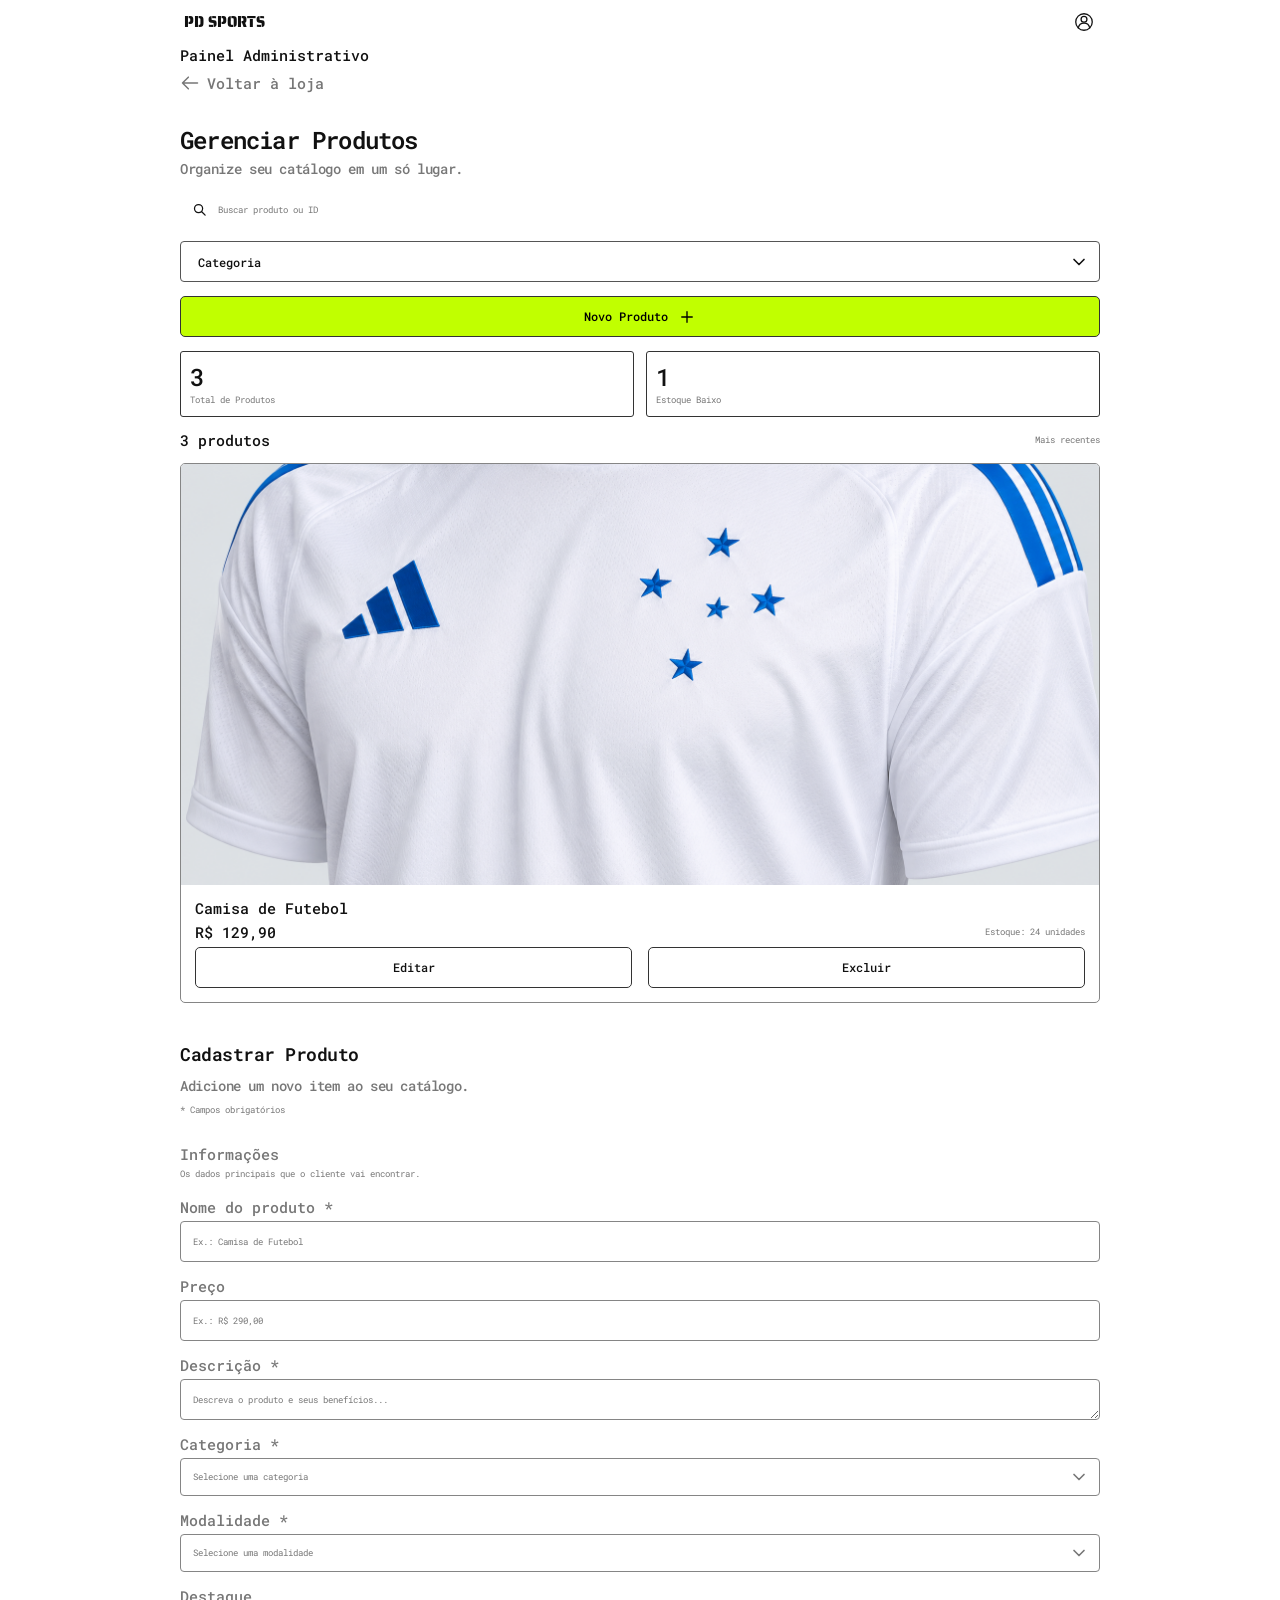
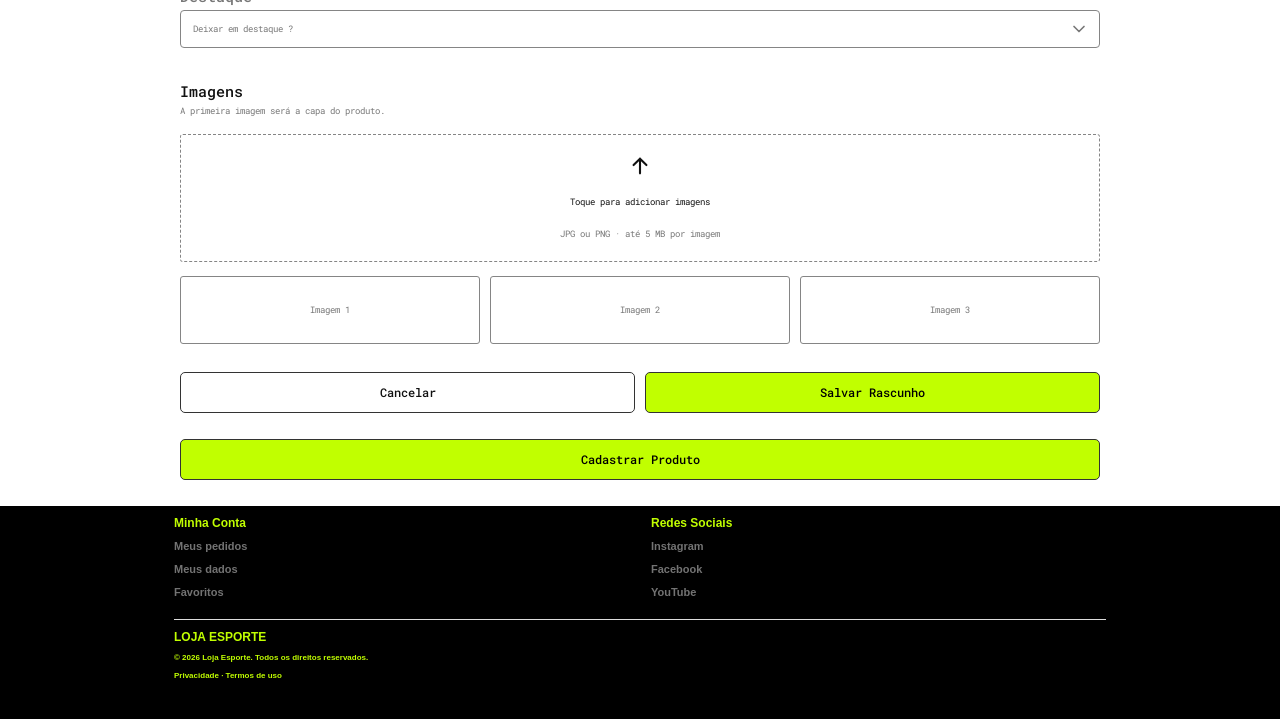
<file: administrativo.html>
<!DOCTYPE html>
<html lang="pt-BR">
<head>
  <meta charset="UTF-8">
  <meta name="viewport" content="width=device-width, initial-scale=1">
  <meta name="description" content="Painel administrativo da PD SPORTS para organizar e cadastrar produtos.">
  <title>Gerenciar Produtos | PD SPORTS</title>
  <link rel="preconnect" href="https://fonts.googleapis.com">
  <link rel="preconnect" href="https://fonts.gstatic.com" crossorigin>
  <link href="https://fonts.googleapis.com/css2?family=Roboto+Mono:wght@400;500;600;700&family=Saira+Stencil+One&display=swap" rel="stylesheet">
  <link rel="stylesheet" href="styles/administrativo.css">
</head>
<body>
  <a class="skip-link" href="#conteudo">Pular para o conteúdo</a>

  <header class="admin-header">
    <div class="admin-header__top">
      <a class="brand-logo" href="index.html" aria-label="PD SPORTS — voltar à loja">PD SPORTS</a>
      <button class="account-button" type="button" aria-label="Minha conta">
        <svg viewBox="0 0 24 24" aria-hidden="true">
          <circle cx="12" cy="12" r="9"></circle>
          <circle cx="12" cy="9" r="3.2"></circle>
          <path d="M5.8 18.3a6.3 6.3 0 0 1 12.4 0"></path>
        </svg>
      </button>
    </div>
    <p class="admin-header__title">Painel Administrativo</p>
    <a class="back-link" href="index.html">
      <svg viewBox="0 0 24 24" aria-hidden="true"><path d="m10 5-7 7 7 7M3 12h18"></path></svg>
      Voltar à loja
    </a>
  </header>

  <main id="conteudo" class="admin-main">
    <section class="product-management" aria-labelledby="management-title">
      <header class="section-heading">
        <h1 id="management-title">Gerenciar Produtos</h1>
        <p>Organize seu catálogo em um só lugar.</p>
      </header>

      <form class="catalog-filters" role="search">
        <div class="catalog-search">
          <svg viewBox="0 0 24 24" aria-hidden="true"><circle cx="10.5" cy="10.5" r="6.5"></circle><path d="m16 16 5 5"></path></svg>
          <label class="visually-hidden" for="product-search">Buscar produto ou ID</label>
          <input id="product-search" name="busca" type="search" placeholder="Buscar produto ou ID">
        </div>
        <label class="visually-hidden" for="category-filter">Filtrar por categoria</label>
        <select class="category-filter" id="category-filter" name="categoria">
          <option value="">Categoria</option>
          <option value="camisas">Camisas</option>
          <option value="shorts">Shorts</option>
          <option value="calcados">Calçados</option>
          <option value="acessorios">Acessórios</option>
        </select>
      </form>

      <a class="button button--primary new-product-link" href="#cadastro-produto">
        Novo Produto
        <svg viewBox="0 0 24 24" aria-hidden="true"><path d="M12 5v14M5 12h14"></path></svg>
      </a>

      <dl class="catalog-statistics" aria-label="Resumo do catálogo">
        <div class="statistic-card">
          <dt>Total de Produtos</dt>
          <dd>3</dd>
        </div>
        <div class="statistic-card">
          <dt>Estoque Baixo</dt>
          <dd>1</dd>
        </div>
      </dl>

      <header class="catalog-results">
        <h2>3 produtos</h2>
        <p>Mais recentes</p>
      </header>

      <ul class="product-list">
        <li>
          <article class="product-card" aria-labelledby="product-title">
            <img class="product-card__image" src="assets/images/camisa-futebol-admin.png" alt="Camisa de futebol branca com detalhes azuis nos ombros e cinco estrelas no peito" width="680" height="310">
            <div class="product-card__content">
              <h3 id="product-title">Camisa de Futebol</h3>
              <div class="product-card__details">
                <p class="product-card__price">R$ 129,90</p>
                <p class="product-card__stock">Estoque: 24 unidades</p>
              </div>
              <div class="product-card__actions">
                <a class="button button--outline" href="#nome-produto">Editar</a>
                <button class="button button--outline" type="button">Excluir</button>
              </div>
            </div>
          </article>
        </li>
      </ul>
    </section>

    <section class="product-registration" id="cadastro-produto" aria-labelledby="registration-title">
      <header class="registration-heading">
        <h2 id="registration-title">Cadastrar Produto</h2>
        <p>Adicione um novo item ao seu catálogo.</p>
        <small>* Campos obrigatórios</small>
      </header>

      <form class="product-form">
        <fieldset class="product-information">
          <legend>Informações</legend>
          <p class="fieldset-description">Os dados principais que o cliente vai encontrar.</p>

          <div class="form-fields">
            <div class="form-field">
              <label for="nome-produto">Nome do produto <span aria-hidden="true">*</span></label>
              <input id="nome-produto" name="nome" type="text" placeholder="Ex.: Camisa de Futebol" required>
            </div>

            <div class="form-field">
              <label for="preco-produto">Preço</label>
              <input id="preco-produto" name="preco" type="text" inputmode="decimal" placeholder="Ex.: R$ 290,00">
            </div>

            <div class="form-field">
              <label for="descricao-produto">Descrição <span aria-hidden="true">*</span></label>
              <textarea id="descricao-produto" name="descricao" rows="1" placeholder="Descreva o produto e seus benefícios..." required></textarea>
            </div>

            <div class="form-field">
              <label for="categoria-produto">Categoria <span aria-hidden="true">*</span></label>
              <select id="categoria-produto" name="categoria" required>
                <option value="" disabled selected>Selecione uma categoria</option>
                <option value="camisas">Camisas</option>
                <option value="shorts">Shorts</option>
                <option value="calcados">Calçados</option>
                <option value="acessorios">Acessórios</option>
              </select>
            </div>

            <div class="form-field">
              <label for="modalidade-produto">Modalidade <span aria-hidden="true">*</span></label>
              <select id="modalidade-produto" name="modalidade" required>
                <option value="" disabled selected>Selecione uma modalidade</option>
                <option value="futebol">Futebol</option>
                <option value="corrida">Corrida</option>
                <option value="treino">Treino</option>
                <option value="basquete">Basquete</option>
              </select>
            </div>

            <div class="form-field">
              <label for="destaque-produto">Destaque</label>
              <select id="destaque-produto" name="destaque">
                <option value="" disabled selected>Deixar em destaque ?</option>
                <option value="sim">Sim</option>
                <option value="nao">Não</option>
              </select>
            </div>
          </div>
        </fieldset>

        <fieldset class="product-images">
          <legend>Imagens</legend>
          <p class="fieldset-description" id="image-order-help">A primeira imagem será a capa do produto.</p>

          <label class="image-upload" for="imagens-produto">
            <svg viewBox="0 0 24 24" aria-hidden="true"><path d="M12 20V4m-7 7 7-7 7 7"></path></svg>
            <span>Toque para adicionar imagens</span>
            <small id="image-format-help">JPG ou PNG · até 5 MB por imagem</small>
            <input id="imagens-produto" name="imagens" type="file" accept=".jpg,.jpeg,.png,image/jpeg,image/png" multiple aria-describedby="image-order-help image-format-help">
          </label>

          <ol class="image-placeholders" aria-label="Espaços reservados para as imagens dos produtos">
            <li>Imagem 1</li>
            <li>Imagem 2</li>
            <li>Imagem 3</li>
          </ol>
        </fieldset>

        <div class="form-actions">
          <button class="button button--outline" type="reset">Cancelar</button>
          <button class="button button--primary" type="button">Salvar Rascunho</button>
        </div>
        <button class="button button--primary register-button" type="button">Cadastrar Produto</button>
      </form>
    </section>
  </main>

  <footer class="site-footer">
    <div class="site-footer__content">
      <nav class="footer-navigation" aria-label="Links do rodapé">
        <section aria-labelledby="account-title">
          <h2 id="account-title">Minha Conta</h2>
          <ul>
            <li><button type="button">Meus pedidos</button></li>
            <li><button type="button">Meus dados</button></li>
            <li><button type="button">Favoritos</button></li>
          </ul>
        </section>
        <section aria-labelledby="social-title">
          <h2 id="social-title">Redes Sociais</h2>
          <ul>
            <li><button type="button">Instagram</button></li>
            <li><button type="button">Facebook</button></li>
            <li><button type="button">YouTube</button></li>
          </ul>
        </section>
      </nav>
      <section class="footer-legal" aria-labelledby="store-title">
        <h2 id="store-title">LOJA ESPORTE</h2>
        <p>© 2026 Loja Esporte. Todos os direitos reservados.</p>
        <nav aria-label="Informações legais">
          <button type="button">Privacidade</button>
          <span aria-hidden="true"> · </span>
          <button type="button">Termos de uso</button>
        </nav>
      </section>
    </div>
  </footer>
</body>
</html>
</file>
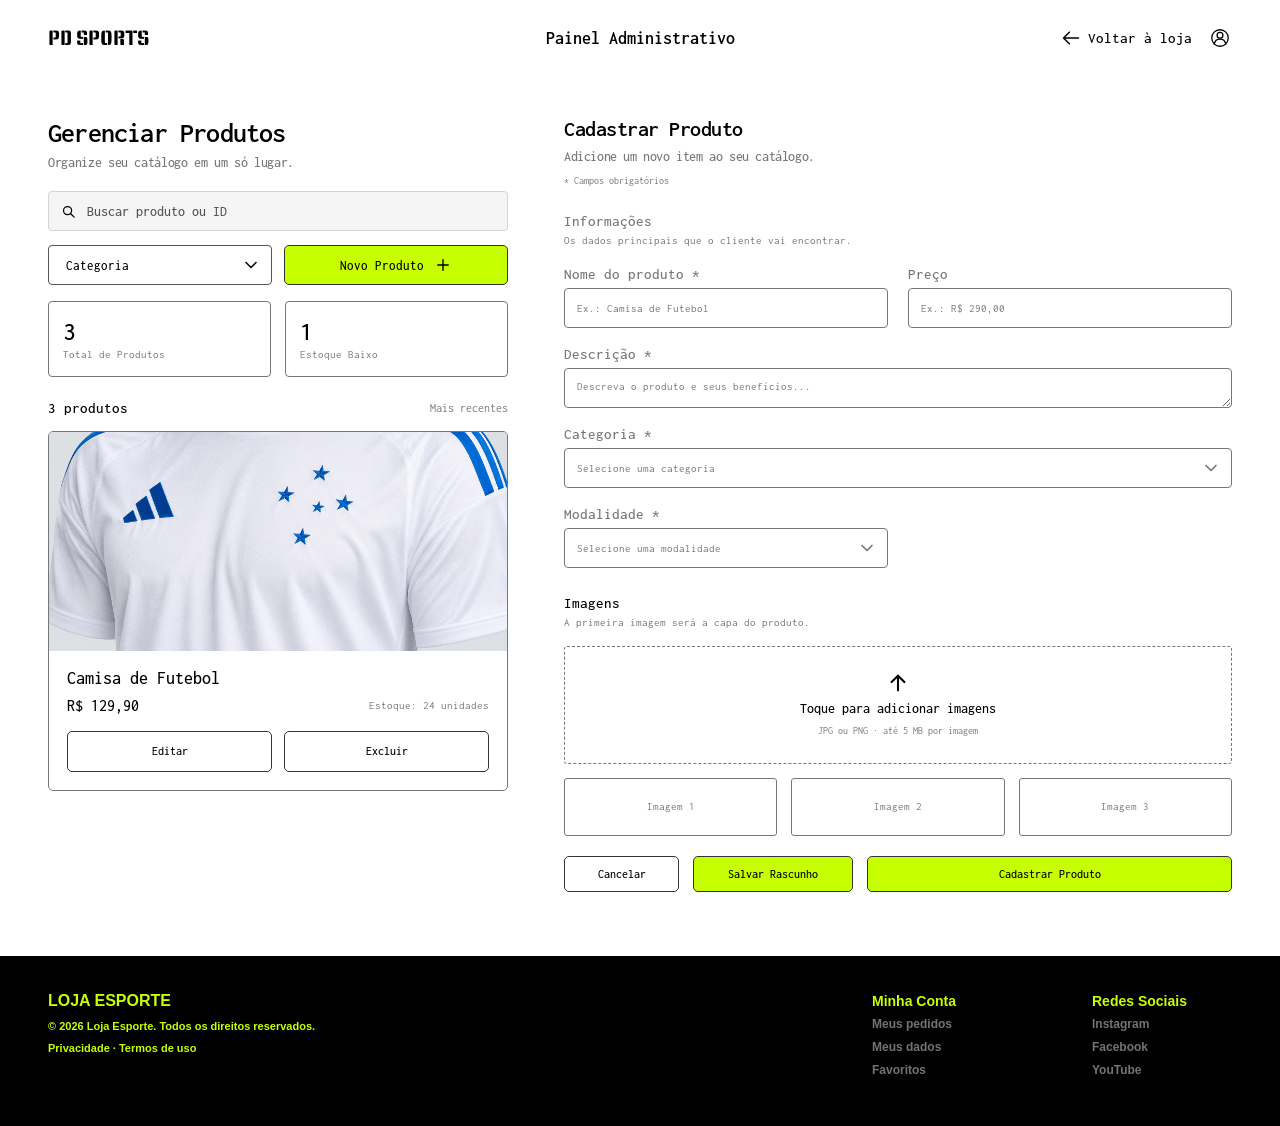
<file: area-adm.html>
<!DOCTYPE html>
<html lang="pt-BR">
<head>
  <meta charset="UTF-8">
  <meta name="viewport" content="width=device-width, initial-scale=1">
  <meta name="description" content="Painel administrativo da PD SPORTS para organizar e cadastrar produtos.">
  <title>Gerenciar Produtos | PD SPORTS</title>

  <!-- Fonts -->
  <link rel="preconnect" href="https://fonts.googleapis.com">
  <link rel="preconnect" href="https://fonts.gstatic.com" crossorigin>
  <link href="https://fonts.googleapis.com/css2?family=Inconsolata:wght@200..900&display=swap" rel="stylesheet">
  <link href="https://fonts.googleapis.com/css2?family=Inconsolata:wght@200..900&family=Keania+One&display=swap" rel="stylesheet">

  <!-- CSS -->
  <link rel="stylesheet" href="styles/area-adm.css">
  <link rel="stylesheet" href="styles/global.css">
</head>
<body>
  <a class="skip-link" href="#conteudo">Pular para o conteúdo</a>

  <header class="admin-header">
    <div class="admin-header__top">
      <a class="brand-logo" href="index.html" aria-label="PD SPORTS — voltar à loja">PD SPORTS</a>
      <button class="account-button" type="button" aria-label="Minha conta">
        <svg viewBox="0 0 24 24" aria-hidden="true">
          <circle cx="12" cy="12" r="9"></circle>
          <circle cx="12" cy="9" r="3.2"></circle>
          <path d="M5.8 18.3a6.3 6.3 0 0 1 12.4 0"></path>
        </svg>
      </button>
    </div>
    <p class="admin-header__title">Painel Administrativo</p>
    <a class="back-link" href="index.html">
      <svg viewBox="0 0 24 24" aria-hidden="true"><path d="m10 5-7 7 7 7M3 12h18"></path></svg>
      Voltar à loja
    </a>
  </header>

  <main id="conteudo" class="admin-main">
    <section class="product-management" aria-labelledby="management-title">
      <header class="section-heading">
        <h1 id="management-title">Gerenciar Produtos</h1>
        <p>Organize seu catálogo em um só lugar.</p>
      </header>

      <form class="catalog-filters" role="search">
        <div class="catalog-search">
          <svg viewBox="0 0 24 24" aria-hidden="true"><circle cx="10.5" cy="10.5" r="6.5"></circle><path d="m16 16 5 5"></path></svg>
          <label class="visually-hidden" for="product-search">Buscar produto ou ID</label>
          <input id="product-search" name="busca" type="search" placeholder="Buscar produto ou ID">
        </div>
        <label class="visually-hidden" for="category-filter">Filtrar por categoria</label>
        <select class="category-filter" id="category-filter" name="categoria">
          <option value="">Categoria</option>
          <option value="camisas">Camisas</option>
          <option value="shorts">Shorts</option>
          <option value="calcados">Calçados</option>
          <option value="acessorios">Acessórios</option>
        </select>
      </form>

      <a class="button button--primary new-product-link" href="#cadastro-produto">
        Novo Produto
        <svg viewBox="0 0 24 24" aria-hidden="true"><path d="M12 5v14M5 12h14"></path></svg>
      </a>

      <dl class="catalog-statistics" aria-label="Resumo do catálogo">
        <div class="statistic-card">
          <dt>Total de Produtos</dt>
          <dd>3</dd>
        </div>
        <div class="statistic-card">
          <dt>Estoque Baixo</dt>
          <dd>1</dd>
        </div>
      </dl>

      <header class="catalog-results">
        <h2>3 produtos</h2>
        <p>Mais recentes</p>
      </header>

      <ul class="product-list">
        <li>
          <article class="product-card" aria-labelledby="product-title">
            <img class="product-card__image" src="assets/images/camisa-futebol-admin.png" alt="Camisa de futebol branca com detalhes azuis nos ombros e cinco estrelas no peito" width="680" height="310">
            <div class="product-card__content">
              <h3 id="product-title">Camisa de Futebol</h3>
              <div class="product-card__details">
                <p class="product-card__price">R$ 129,90</p>
                <p class="product-card__stock">Estoque: 24 unidades</p>
              </div>
              <div class="product-card__actions">
                <a class="button button--outline" href="#nome-produto">Editar</a>
                <button class="button button--outline" type="button">Excluir</button>
              </div>
            </div>
          </article>
        </li>
      </ul>
    </section>

    <section class="product-registration" id="cadastro-produto" aria-labelledby="registration-title">
      <header class="registration-heading">
        <h2 id="registration-title">Cadastrar Produto</h2>
        <p>Adicione um novo item ao seu catálogo.</p>
        <small>* Campos obrigatórios</small>
      </header>

      <form class="product-form">
        <fieldset class="product-information">
          <legend>Informações</legend>
          <p class="fieldset-description">Os dados principais que o cliente vai encontrar.</p>

          <div class="form-fields">
            <div class="form-field">
              <label for="nome-produto">Nome do produto <span aria-hidden="true">*</span></label>
              <input id="nome-produto" name="nome" type="text" placeholder="Ex.: Camisa de Futebol" required>
            </div>

            <div class="form-field">
              <label for="preco-produto">Preço</label>
              <input id="preco-produto" name="preco" type="text" inputmode="decimal" placeholder="Ex.: R$ 290,00">
            </div>

            <div class="form-field">
              <label for="descricao-produto">Descrição <span aria-hidden="true">*</span></label>
              <textarea id="descricao-produto" name="descricao" rows="1" placeholder="Descreva o produto e seus benefícios..." required></textarea>
            </div>

            <div class="form-field">
              <label for="categoria-produto">Categoria <span aria-hidden="true">*</span></label>
              <select id="categoria-produto" name="categoria" required>
                <option value="" disabled selected>Selecione uma categoria</option>
                <option value="camisas">Camisas</option>
                <option value="shorts">Shorts</option>
                <option value="calcados">Calçados</option>
                <option value="acessorios">Acessórios</option>
              </select>
            </div>

            <div class="form-field">
              <label for="modalidade-produto">Modalidade <span aria-hidden="true">*</span></label>
              <select id="modalidade-produto" name="modalidade" required>
                <option value="" disabled selected>Selecione uma modalidade</option>
                <option value="futebol">Futebol</option>
                <option value="corrida">Corrida</option>
                <option value="treino">Treino</option>
                <option value="basquete">Basquete</option>
              </select>
            </div>

            <div class="form-field">
              <label for="destaque-produto">Destaque</label>
              <select id="destaque-produto" name="destaque">
                <option value="" disabled selected>Deixar em destaque ?</option>
                <option value="sim">Sim</option>
                <option value="nao">Não</option>
              </select>
            </div>
          </div>
        </fieldset>

        <fieldset class="product-images">
          <legend>Imagens</legend>
          <p class="fieldset-description" id="image-order-help">A primeira imagem será a capa do produto.</p>

          <label class="image-upload" for="imagens-produto">
            <svg viewBox="0 0 24 24" aria-hidden="true"><path d="M12 20V4m-7 7 7-7 7 7"></path></svg>
            <span>Toque para adicionar imagens</span>
            <small id="image-format-help">JPG ou PNG · até 5 MB por imagem</small>
            <input id="imagens-produto" name="imagens" type="file" accept=".jpg,.jpeg,.png,image/jpeg,image/png" multiple aria-describedby="image-order-help image-format-help">
          </label>

          <ol class="image-placeholders" aria-label="Espaços reservados para as imagens dos produtos">
            <li>Imagem 1</li>
            <li>Imagem 2</li>
            <li>Imagem 3</li>
          </ol>
        </fieldset>

        <div class="form-actions">
          <button class="button button--outline" type="reset">Cancelar</button>
          <button class="button button--primary" type="button">Salvar Rascunho</button>
        </div>
        <button class="button button--primary register-button" type="button">Cadastrar Produto</button>
      </form>
    </section>
  </main>

  <footer class="site-footer">
    <div class="site-footer__content">
      <nav class="footer-navigation" aria-label="Links do rodapé">
        <section aria-labelledby="account-title">
          <h2 id="account-title">Minha Conta</h2>
          <ul>
            <li><button type="button">Meus pedidos</button></li>
            <li><button type="button">Meus dados</button></li>
            <li><button type="button">Favoritos</button></li>
          </ul>
        </section>
        <section aria-labelledby="social-title">
          <h2 id="social-title">Redes Sociais</h2>
          <ul>
            <li><button type="button">Instagram</button></li>
            <li><button type="button">Facebook</button></li>
            <li><button type="button">YouTube</button></li>
          </ul>
        </section>
      </nav>
      <section class="footer-legal" aria-labelledby="store-title">
        <h2 id="store-title">LOJA ESPORTE</h2>
        <p>© 2026 Loja Esporte. Todos os direitos reservados.</p>
        <nav aria-label="Informações legais">
          <button type="button">Privacidade</button>
          <span aria-hidden="true"> · </span>
          <button type="button">Termos de uso</button>
        </nav>
      </section>
    </div>
  </footer>
</body>
</html>
</file>
<file: styles/administrativo.css>
/* Cores, tipografia e dimensões compartilhadas pela página. */
:root {
  --color-text: #111;
  --color-muted: #777;
  --color-accent: #c1ff00;
  --color-border: #858585;
  --font-body: "Roboto Mono", "Consolas", monospace;
  --page-width: 960px;
}

* {
  box-sizing: border-box;
}

html {
  scroll-behavior: smooth;
}

body {
  margin: 0;
  color: var(--color-text);
  background: #fff;
  font-family: var(--font-body);
  font-size: 14px;
  line-height: 1.5;
}

h1, h2, h3, p, ul, ol, dl, dd {
  margin: 0;
}

ul, ol {
  padding: 0;
  list-style: none;
}

button, input, select, textarea {
  font: inherit;
}

button, a, input, select, textarea {
  -webkit-tap-highlight-color: transparent;
}

button {
  padding: 0;
  border: 0;
  color: inherit;
  background: none;
  cursor: pointer;
}

a {
  color: inherit;
  text-decoration: none;
}

svg {
  display: block;
  width: 20px;
  height: 20px;
  fill: none;
  stroke: currentColor;
  stroke-width: 1.8;
  stroke-linecap: round;
  stroke-linejoin: round;
}

img {
  display: block;
  max-width: 100%;
}

:focus-visible {
  outline: 2px solid #457000;
  outline-offset: 4px;
}

.visually-hidden {
  position: absolute;
  width: 1px;
  height: 1px;
  padding: 0;
  overflow: hidden;
  clip-path: inset(50%);
  white-space: nowrap;
  border: 0;
}

.skip-link {
  position: fixed;
  top: 8px;
  left: 8px;
  z-index: 10;
  padding: 12px;
  background: var(--color-accent);
  transform: translateY(-160%);
}

.skip-link:focus {
  transform: translateY(0);
}

/* Cabeçalho administrativo. */
.admin-header {
  max-width: var(--page-width);
  margin-inline: auto;
  padding-inline: 20px;
}

.admin-header__top {
  display: flex;
  align-items: center;
  justify-content: space-between;
  height: 44px;
  padding-inline: 4px;
}

.brand-logo {
  font-family: "Saira Stencil One", Impact, fantasy;
  font-size: 15px;
  line-height: 1;
}

.account-button {
  display: grid;
  place-items: center;
  width: 24px;
  height: 28px;
}

.account-button svg {
  width: 22px;
  height: 22px;
  stroke-width: 1.4;
}

.admin-header__title {
  font-size: 15px;
  font-weight: 500;
  line-height: 22px;
}

.back-link {
  display: inline-flex;
  align-items: center;
  gap: 7px;
  margin-top: 6px;
  color: var(--color-muted);
  font-size: 15px;
  font-weight: 500;
  line-height: 22px;
}

/* Catálogo, filtros e indicadores. */
.admin-main {
  max-width: var(--page-width);
  margin: 27px auto 0;
  padding-inline: 20px;
}

.section-heading h1 {
  font-size: 24px;
  font-weight: 600;
  line-height: 31px;
  letter-spacing: -0.8px;
}

.section-heading > p {
  margin-top: 2px;
  color: var(--color-muted);
  font-size: 14px;
  font-weight: 500;
  line-height: 21px;
  letter-spacing: -0.35px;
}

.catalog-filters {
  margin-top: 12px;
}

.catalog-search {
  display: flex;
  align-items: center;
  gap: 11px;
  height: 36px;
  padding-inline: 12px;
}

.catalog-search svg {
  flex-shrink: 0;
  width: 15px;
  height: 15px;
  stroke-width: 2;
}

.catalog-search input {
  width: 100%;
  min-width: 0;
  height: 100%;
  padding: 0;
  border: 0;
  border-radius: 0;
  color: var(--color-text);
  background: #fff;
  font-size: 9px;
}

input::placeholder,
textarea::placeholder {
  color: var(--color-muted);
  opacity: 1;
}

select {
  appearance: none;
  width: 100%;
  padding: 10px 38px 10px 12px;
  border: 1px solid var(--color-border);
  border-radius: 4px;
  color: var(--color-text);
  background-color: #fff;
  background-image: url("data:image/svg+xml,%3Csvg xmlns='http://www.w3.org/2000/svg' viewBox='0 0 24 24' fill='none' stroke='%23777777' stroke-width='2' stroke-linecap='round' stroke-linejoin='round'%3E%3Cpath d='m6 9 6 6 6-6'/%3E%3C/svg%3E");
  background-repeat: no-repeat;
  background-position: right 10px center;
  background-size: 20px;
  cursor: pointer;
}

.category-filter {
  height: 41px;
  margin-top: 14px;
  padding-left: 17px;
  border-color: #555;
  font-size: 12px;
  font-weight: 500;
  background-image: url("data:image/svg+xml,%3Csvg xmlns='http://www.w3.org/2000/svg' viewBox='0 0 24 24' fill='none' stroke='%23111111' stroke-width='2' stroke-linecap='round' stroke-linejoin='round'%3E%3Cpath d='m6 9 6 6 6-6'/%3E%3C/svg%3E");
}

.button {
  display: inline-flex;
  align-items: center;
  justify-content: center;
  gap: 10px;
  min-height: 41px;
  padding: 9px 10px;
  border: 1px solid #333;
  border-radius: 5px;
  font-size: 12px;
  font-weight: 500;
  line-height: 21px;
  text-align: center;
}

.button--primary {
  color: #000;
  background: var(--color-accent);
}

.button--primary:hover {
  background: #b3ed00;
}

.button--outline {
  background: #fff;
}

.button--outline:hover {
  background: #f6f6f6;
}

.new-product-link {
  width: 100%;
  margin-top: 14px;
}

.new-product-link svg {
  width: 18px;
  height: 18px;
}

.catalog-statistics {
  display: grid;
  grid-template-columns: repeat(2, minmax(0, 1fr));
  gap: 12px;
  margin-top: 14px;
}

.statistic-card {
  display: flex;
  flex-direction: column-reverse;
  justify-content: center;
  min-height: 66px;
  padding: 8px 9px;
  border: 1px solid #333;
  border-radius: 3px;
}

.statistic-card dd {
  font-size: 24px;
  font-weight: 500;
  line-height: 32px;
}

.statistic-card dt {
  color: var(--color-muted);
  font-size: 9px;
  line-height: 14px;
}

.catalog-results {
  display: flex;
  align-items: center;
  justify-content: space-between;
  gap: 12px;
  margin-top: 12px;
}

.catalog-results h2 {
  font-size: 15px;
  font-weight: 500;
  line-height: 22px;
}

.catalog-results > p {
  color: var(--color-muted);
  font-size: 9px;
}

.product-list {
  margin-top: 12px;
}

.product-card {
  overflow: hidden;
  border: 1px solid var(--color-border);
  border-radius: 5px;
}

.product-card__image {
  width: 100%;
  height: auto;
  aspect-ratio: 336 / 154;
  object-fit: cover;
  object-position: center;
  background: #f1f1f3;
}

.product-card__content {
  padding: 12px 14px 14px;
}

.product-card h3 {
  font-size: 15px;
  font-weight: 500;
  line-height: 22px;
}

.product-card__details {
  display: flex;
  align-items: center;
  justify-content: space-between;
  gap: 10px;
  margin-top: 2px;
}

.product-card__price {
  font-size: 15px;
  font-weight: 500;
  line-height: 22px;
  white-space: nowrap;
}

.product-card__stock {
  color: var(--color-muted);
  font-size: 9px;
  line-height: 16px;
}

.product-card__actions {
  display: grid;
  grid-template-columns: repeat(2, minmax(0, 1fr));
  gap: 16px;
  margin-top: 4px;
}

/* Cadastro: campos, seleção das imagens e ações. */
.product-registration {
  margin-top: 38px;
  scroll-margin-top: 20px;
}

.registration-heading h2 {
  font-size: 18px;
  font-weight: 600;
  line-height: 26px;
  letter-spacing: -0.5px;
}

.registration-heading > p {
  margin-top: 8px;
  color: var(--color-muted);
  font-size: 14px;
  font-weight: 500;
  line-height: 22px;
  letter-spacing: -0.4px;
}

.registration-heading small {
  display: block;
  margin-top: 6px;
  color: var(--color-muted);
  font-size: 9px;
  line-height: 14px;
}

.product-form {
  margin-top: 26px;
}

.product-form fieldset {
  min-width: 0;
  margin: 0;
  padding: 0;
  border: 0;
}

.product-form legend {
  padding: 0;
  font-size: 15px;
  font-weight: 500;
  line-height: 22px;
}

.product-information legend {
  color: var(--color-muted);
}

.fieldset-description {
  margin-top: 2px;
  color: var(--color-muted);
  font-size: 9px;
  line-height: 14px;
}

.form-fields {
  display: grid;
  gap: 14px;
  margin-top: 16px;
}

.form-field {
  display: flex;
  flex-direction: column;
  gap: 4px;
  min-width: 0;
}

.form-field label {
  color: var(--color-muted);
  font-size: 15px;
  font-weight: 500;
  line-height: 20px;
}

.form-field input,
.form-field textarea,
.form-field select {
  width: 100%;
  min-width: 0;
  min-height: 41px;
  padding: 11px 12px;
  border: 1px solid var(--color-border);
  border-radius: 4px;
  color: var(--color-text);
  background-color: #fff;
  font-size: 9px;
  line-height: 17px;
}

.form-field textarea {
  height: 41px;
  resize: vertical;
}

.form-field select {
  min-height: 38px;
  padding-block: 9px;
  padding-right: 38px;
}

.form-field select:has(option[value=""]:checked) {
  color: var(--color-muted);
}

.form-field select option {
  color: var(--color-text);
}

#nome-produto {
  scroll-margin-top: 24px;
}

.product-form .product-images {
  margin-top: 32px;
}

.image-upload {
  position: relative;
  display: flex;
  flex-direction: column;
  align-items: center;
  justify-content: center;
  gap: 18px;
  min-height: 127px;
  margin-top: 16px;
  padding: 20px 10px;
  border: 1px dashed var(--color-border);
  border-radius: 3px;
  font-size: 9px;
  line-height: 14px;
  text-align: center;
  cursor: pointer;
}

.image-upload svg {
  width: 22px;
  height: 22px;
  stroke-width: 2.3;
}

.image-upload small {
  color: var(--color-muted);
  font-size: 9px;
  line-height: 14px;
}

.image-upload input {
  position: absolute;
  inset: 0;
  width: 100%;
  height: 100%;
  opacity: 0;
  cursor: pointer;
}

.image-upload:focus-within {
  outline: 2px solid #457000;
  outline-offset: 4px;
}

.image-placeholders {
  display: grid;
  grid-template-columns: repeat(3, minmax(0, 1fr));
  gap: 10px;
  margin-top: 14px;
}

.image-placeholders li {
  display: grid;
  place-items: center;
  min-height: 68px;
  border: 1px solid var(--color-border);
  border-radius: 3px;
  color: var(--color-muted);
  font-size: 9px;
}

.form-actions {
  display: grid;
  grid-template-columns: repeat(2, minmax(0, 1fr));
  gap: 10px;
  margin-top: 28px;
}

.register-button {
  width: 100%;
  margin-top: 26px;
}

/* Rodapé da loja. */
.site-footer {
  margin-top: 26px;
  color: var(--color-accent);
  background: #000;
  font-family: Arial, sans-serif;
}

.site-footer__content {
  max-width: var(--page-width);
  min-height: 213px;
  margin-inline: auto;
  padding: 8px 14px 30px;
}

.footer-navigation {
  display: grid;
  grid-template-columns: repeat(2, minmax(0, 1fr));
  gap: 22px;
  padding-bottom: 19px;
  border-bottom: 1px solid #ddd;
}

.site-footer h2 {
  font-size: 12px;
  line-height: 18px;
}

.footer-navigation ul {
  display: grid;
  gap: 8px;
  margin-top: 7px;
  color: #737373;
  font-size: 11px;
  font-weight: 600;
  line-height: 15px;
}

.footer-legal {
  padding-top: 8px;
}

.footer-legal p,
.footer-legal nav {
  margin-top: 6px;
  font-size: 8px;
  font-weight: 700;
  line-height: 12px;
}
</file>
<file: styles/area-adm.css>
* {
  box-sizing: border-box;
}

html {
  scroll-behavior: smooth;
}

body {
  margin: 0;
  color: var(--color-text);
  background: #fff;
  font-family: var(--font-body);
  font-size: 14px;
  line-height: 1.5;
}

h1, h2, h3, p, ul, ol, dl, dd {
  margin: 0;
}

ul, ol {
  padding: 0;
  list-style: none;
}

button, input, select, textarea {
  font: inherit;
}

button, a, input, select, textarea {
  -webkit-tap-highlight-color: transparent;
}

button {
  padding: 0;
  border: 0;
  color: inherit;
  background: none;
  cursor: pointer;
}

a {
  color: inherit;
  text-decoration: none;
}

svg {
  display: block;
  width: 20px;
  height: 20px;
  fill: none;
  stroke: currentColor;
  stroke-width: 1.8;
  stroke-linecap: round;
  stroke-linejoin: round;
}

img {
  display: block;
  max-width: 100%;
}

:focus-visible {
  outline: 2px solid #457000;
  outline-offset: 4px;
}

.visually-hidden {
  position: absolute;
  width: 1px;
  height: 1px;
  padding: 0;
  overflow: hidden;
  clip-path: inset(50%);
  white-space: nowrap;
  border: 0;
}

.skip-link {
  position: fixed;
  top: 8px;
  left: 8px;
  z-index: 10;
  padding: 12px;
  background: var(--color-accent);
  transform: translateY(-160%);
}

.skip-link:focus {
  transform: translateY(0);
}

/* Cabeçalho administrativo. */
.admin-header {
  max-width: var(--page-width);
  margin-inline: auto;
  padding-inline: 20px;
}

.admin-header__top {
  display: flex;
  align-items: center;
  justify-content: space-between;
  height: 44px;
  padding-inline: 4px;
}

.brand-logo {
  font-family: "Keania One", sans-serif;
  font-size: 36px;
  line-height: 1;
}

.account-button {
  display: grid;
  place-items: center;
  width: 24px;
  height: 28px;
}

.account-button svg {
  width: 22px;
  height: 22px;
  stroke-width: 1.4;
}

.admin-header__title {
  font-size: 15px;
  font-weight: 500;
  line-height: 22px;
}

.back-link {
  display: inline-flex;
  align-items: center;
  gap: 7px;
  margin-top: 6px;
  color: var(--color-muted);
  font-size: 15px;
  font-weight: 500;
  line-height: 22px;
}

/* Catálogo, filtros e indicadores. */
.admin-main {
  max-width: var(--page-width);
  margin: 27px auto 0;
  padding-inline: 20px;
}

.section-heading h1 {
  font-size: 24px;
  font-weight: 600;
  line-height: 31px;
  letter-spacing: -0.8px;
}

.section-heading > p {
  margin-top: 2px;
  color: var(--color-muted);
  font-size: 14px;
  font-weight: 500;
  line-height: 21px;
  letter-spacing: -0.35px;
}

.catalog-filters {
  margin-top: 12px;
}

.catalog-search {
  display: flex;
  align-items: center;
  gap: 11px;
  height: 36px;
  padding-inline: 12px;
}

.catalog-search svg {
  flex-shrink: 0;
  width: 15px;
  height: 15px;
  stroke-width: 2;
}

.catalog-search input {
  width: 100%;
  min-width: 0;
  height: 100%;
  padding: 0;
  border: 0;
  border-radius: 0;
  color: var(--color-text);
  background: #fff;
  font-size: 9px;
}

input::placeholder,
textarea::placeholder {
  color: var(--color-muted);
  opacity: 1;
}

select {
  appearance: none;
  width: 100%;
  padding: 10px 38px 10px 12px;
  border: 1px solid var(--color-muted);
  border-radius: 4px;
  color: var(--color-text);
  background-color: #fff;
  background-image: url("data:image/svg+xml,%3Csvg xmlns='http://www.w3.org/2000/svg' viewBox='0 0 24 24' fill='none' stroke='%23777777' stroke-width='2' stroke-linecap='round' stroke-linejoin='round'%3E%3Cpath d='m6 9 6 6 6-6'/%3E%3C/svg%3E");
  background-repeat: no-repeat;
  background-position: right 10px center;
  background-size: 20px;
  cursor: pointer;
}

.category-filter {
  height: 41px;
  margin-top: 14px;
  padding-left: 17px;
  border-color: #555;
  font-size: 12px;
  font-weight: 500;
  background-image: url("data:image/svg+xml,%3Csvg xmlns='http://www.w3.org/2000/svg' viewBox='0 0 24 24' fill='none' stroke='%23111111' stroke-width='2' stroke-linecap='round' stroke-linejoin='round'%3E%3Cpath d='m6 9 6 6 6-6'/%3E%3C/svg%3E");
}

.button {
  display: inline-flex;
  align-items: center;
  justify-content: center;
  gap: 10px;
  min-height: 41px;
  padding: 9px 10px;
  border: 1px solid #333;
  border-radius: 5px;
  font-size: 12px;
  font-weight: 500;
  line-height: 21px;
  text-align: center;
}

.button--primary {
  color: #000;
  background: var(--color-accent);
}

.button--primary:hover {
  background: #b3ed00;
}

.button--outline {
  background: #fff;
}

.button--outline:hover {
  background: #f6f6f6;
}

.new-product-link {
  width: 100%;
  margin-top: 14px;
}

.new-product-link svg {
  width: 18px;
  height: 18px;
}

.catalog-statistics {
  display: grid;
  grid-template-columns: repeat(2, minmax(0, 1fr));
  gap: 12px;
  margin-top: 14px;
}

.statistic-card {
  display: flex;
  flex-direction: column-reverse;
  justify-content: center;
  min-height: 66px;
  padding: 8px 9px;
  border: 1px solid #333;
  border-radius: 3px;
}

.statistic-card dd {
  font-size: 24px;
  font-weight: 500;
  line-height: 32px;
}

.statistic-card dt {
  color: var(--color-muted);
  font-size: 9px;
  line-height: 14px;
}

.catalog-results {
  display: flex;
  align-items: center;
  justify-content: space-between;
  gap: 12px;
  margin-top: 12px;
}

.catalog-results h2 {
  font-size: 15px;
  font-weight: 500;
  line-height: 22px;
}

.catalog-results > p {
  color: var(--color-muted);
  font-size: 9px;
}

.product-list {
  margin-top: 12px;
}

.product-card {
  overflow: hidden;
  border: 1px solid var(--color-muted);
  border-radius: 5px;
}

.product-card__image {
  width: 100%;
  height: auto;
  aspect-ratio: 336 / 154;
  object-fit: cover;
  object-position: center;
  background: #f1f1f3;
}

.product-card__content {
  padding: 12px 14px 14px;
}

.product-card h3 {
  font-size: 15px;
  font-weight: 500;
  line-height: 22px;
}

.product-card__details {
  display: flex;
  align-items: center;
  justify-content: space-between;
  gap: 10px;
  margin-top: 2px;
}

.product-card__price {
  font-size: 15px;
  font-weight: 500;
  line-height: 22px;
  white-space: nowrap;
}

.product-card__stock {
  color: var(--color-muted);
  font-size: 9px;
  line-height: 16px;
}

.product-card__actions {
  display: grid;
  grid-template-columns: repeat(2, minmax(0, 1fr));
  gap: 16px;
  margin-top: 4px;
}

/* Cadastro: campos, seleção das imagens e ações. */
.product-registration {
  margin-top: 38px;
  scroll-margin-top: 20px;
}

.registration-heading h2 {
  font-size: 18px;
  font-weight: 600;
  line-height: 26px;
  letter-spacing: -0.5px;
}

.registration-heading > p {
  margin-top: 8px;
  color: var(--color-muted);
  font-size: 14px;
  font-weight: 500;
  line-height: 22px;
  letter-spacing: -0.4px;
}

.registration-heading small {
  display: block;
  margin-top: 6px;
  color: var(--color-muted);
  font-size: 9px;
  line-height: 14px;
}

.product-form {
  margin-top: 26px;
}

.product-form fieldset {
  min-width: 0;
  margin: 0;
  padding: 0;
  border: 0;
}

.product-form legend {
  padding: 0;
  font-size: 15px;
  font-weight: 500;
  line-height: 22px;
}

.product-information legend {
  color: var(--color-muted);
}

.fieldset-description {
  margin-top: 2px;
  color: var(--color-muted);
  font-size: 9px;
  line-height: 14px;
}

.form-fields {
  display: grid;
  gap: 14px;
  margin-top: 16px;
}

.form-field {
  display: flex;
  flex-direction: column;
  gap: 4px;
  min-width: 0;
}

.form-field label {
  color: var(--color-muted);
  font-size: 15px;
  font-weight: 500;
  line-height: 20px;
}

.form-field input,
.form-field textarea,
.form-field select {
  width: 100%;
  min-width: 0;
  min-height: 41px;
  padding: 11px 12px;
  border: 1px solid var(--color-muted);
  border-radius: 4px;
  color: var(--color-text);
  background-color: #fff;
  font-size: 9px;
  line-height: 17px;
}

.form-field textarea {
  height: 41px;
  resize: vertical;
}

.form-field select {
  min-height: 38px;
  padding-block: 9px;
  padding-right: 38px;
}

.form-field select:has(option[value=""]:checked) {
  color: var(--color-muted);
}

.form-field select option {
  color: var(--color-text);
}

#nome-produto {
  scroll-margin-top: 24px;
}

.product-form .product-images {
  margin-top: 32px;
}

.image-upload {
  position: relative;
  display: flex;
  flex-direction: column;
  align-items: center;
  justify-content: center;
  gap: 18px;
  min-height: 127px;
  margin-top: 16px;
  padding: 20px 10px;
  border: 1px dashed var(--color-muted);
  border-radius: 3px;
  font-size: 9px;
  line-height: 14px;
  text-align: center;
  cursor: pointer;
}

.image-upload svg {
  width: 22px;
  height: 22px;
  stroke-width: 2.3;
}

.image-upload small {
  color: var(--color-muted);
  font-size: 9px;
  line-height: 14px;
}

.image-upload input {
  position: absolute;
  inset: 0;
  width: 100%;
  height: 100%;
  opacity: 0;
  cursor: pointer;
}

.image-upload:focus-within {
  outline: 2px solid #457000;
  outline-offset: 4px;
}

.image-placeholders {
  display: grid;
  grid-template-columns: repeat(3, minmax(0, 1fr));
  gap: 10px;
  margin-top: 14px;
}

.image-placeholders li {
  display: grid;
  place-items: center;
  min-height: 68px;
  border: 1px solid var(--color-muted);
  border-radius: 3px;
  color: var(--color-muted);
  font-size: 9px;
}

.form-actions {
  display: grid;
  grid-template-columns: repeat(2, minmax(0, 1fr));
  gap: 10px;
  margin-top: 28px;
}

.register-button {
  width: 100%;
  margin-top: 26px;
}

/* Rodapé da loja. */
.site-footer {
  margin-top: 26px;
  color: var(--color-accent);
  background: #000;
  font-family: Arial, sans-serif;
}

.site-footer__content {
  max-width: var(--page-width);
  min-height: 213px;
  margin-inline: auto;
  padding: 8px 14px 30px;
}

.footer-navigation {
  display: grid;
  grid-template-columns: repeat(2, minmax(0, 1fr));
  gap: 22px;
  padding-bottom: 19px;
  border-bottom: 1px solid #ddd;
}

.site-footer h2 {
  font-size: 12px;
  line-height: 18px;
}

.footer-navigation ul {
  display: grid;
  gap: 8px;
  margin-top: 7px;
  color: #737373;
  font-size: 11px;
  font-weight: 600;
  line-height: 15px;
}

.footer-legal {
  padding-top: 8px;
}

.footer-legal p,
.footer-legal nav {
  margin-top: 6px;
  font-size: 8px;
  font-weight: 700;
  line-height: 12px;
}


/* =========================================================
   VERSÃO DESKTOP 
   ========================================================= */
@media (min-width: 960px) {
  .admin-header,
  .admin-main,
  .site-footer__content {
    max-width: 1440px;
    padding-inline: 48px;
  }

  .admin-header {
    display: grid;
    grid-template-columns: 1fr auto 1fr;
    align-items: center;
    height: 76px;
  }

  .admin-header__top {
    display: contents;
  }

  .brand-logo {
    grid-column: 1;
    grid-row: 1;
    justify-self: start;
    font-size: 20px;
  }

  .admin-header__title {
    grid-column: 2;
    grid-row: 1;
    font-size: 18px;
    font-weight: 600;
  }

  .back-link {
    grid-column: 3;
    grid-row: 1;
    justify-self: end;
    margin-top: 0;
    margin-right: 40px;
    color: var(--color-text);
    font-size: 15px;
  }

  .account-button {
    grid-column: 3;
    grid-row: 1;
    justify-self: end;
  }

  /* 2. Layout principal em 2 colunas */
  .admin-main {
    display: grid;
    grid-template-columns: minmax(380px, 460px) minmax(0, 1fr);
    align-items: start;
    gap: 56px;
    margin-top: 40px;
  }

  /* 3. Coluna Esquerda: Gerenciar Produtos */
  .product-management {
    display: grid;
    grid-template-columns: repeat(2, minmax(0, 1fr));
    column-gap: 12px;
  }

  .section-heading,
  .catalog-search,
  .catalog-statistics,
  .catalog-results,
  .product-list {
    grid-column: 1 / -1;
  }

  .section-heading h1 {
    font-size: 28px;
    line-height: 34px;
  }

  .catalog-filters {
    display: contents;
  }

  .catalog-search {
    height: 40px;
    margin-top: 18px;
    border: 1px solid #d4d4d4;
    border-radius: 4px;
    background: #f5f5f5;
    color: var(--color-text);
  }

  .catalog-search input {
    background: transparent;
    color: var(--color-text);
    font-size: 14px;
    font-weight: 500;
  }

  .catalog-search input::placeholder {
    color: #555555;
  }

  .category-filter {
    grid-column: 1;
    margin-top: 14px;
    height: 40px;
    font-size: 13px;
  }

  .new-product-link {
    grid-column: 2;
    margin-top: 14px;
    min-height: 40px;
    height: 40px;
    font-size: 13px;
  }

  .catalog-statistics {
    gap: 14px;
    margin-top: 16px;
  }

  .statistic-card {
    min-height: 76px;
    padding: 12px 14px;
    border-color: var(--color-muted);
    border-radius: 4px;
  }

  .statistic-card dd {
    font-size: 26px;
  }

  .statistic-card dt {
    font-size: 11px;
  }

  .catalog-results {
    margin-top: 20px;
  }

  .catalog-results > p {
    font-size: 12px;
  }

  .product-list {
    margin-top: 12px;
  }

  .product-card__image {
    aspect-ratio: 460 / 220;
  }

  .product-card__content {
    padding: 16px 18px 18px;
  }

  .product-card h3 {
    font-size: 18px;
  }

  .product-card__details {
    margin-top: 6px;
  }

  .product-card__price {
    font-size: 16px;
  }

  .product-card__stock {
    font-size: 11px;
  }

  .product-card__actions {
    gap: 12px;
    margin-top: 14px;
  }

  .product-card__actions .button {
    min-height: 38px;
  }

  /* 4. Coluna Direita: Cadastrar Produto */
  .product-registration {
    margin-top: 0;
  }

  .registration-heading h2 {
    font-size: 22px;
  }

  .registration-heading > p {
    margin-top: 4px;
  }

  .registration-heading small {
    font-size: 10px;
  }

  .product-form {
    display: grid;
    grid-template-columns: 115px 160px 1fr;
    column-gap: 14px;
    margin-top: 22px;
  }

  .product-information,
  .product-images {
    grid-column: 1 / -1;
  }

  .fieldset-description {
    font-size: 11px;
  }

  .form-fields {
    grid-template-columns: repeat(2, minmax(0, 1fr));
    gap: 16px 20px;
  }

  /* Descrição (3º) e Categoria (4º) ocupam a largura toda */
  .form-field:nth-child(3),
  .form-field:nth-child(4) {
    grid-column: 1 / -1;
  }

  /* Esconde "Destaque" no desktop igual ao Figma */
  .form-field:nth-child(6) {
    display: none;
  }

  .form-field input,
  .form-field textarea,
  .form-field select {
    min-height: 40px;
    height: 40px;
    padding-block: 9px;
    font-size: 11px;
  }

  /* Área de Imagens */
  .product-form .product-images {
    margin-top: 24px;
  }

  .image-upload {
    min-height: 118px;
    gap: 8px;
    font-size: 14px;
    font-weight: 500;
  }

  .image-upload small {
    font-size: 10px;
    font-weight: 400;
  }

  .image-placeholders {
    gap: 14px;
  }

  .image-placeholders li {
    min-height: 58px;
    font-size: 11px;
  }

  /* 5. Os 3 Botões finais na mesma linha e altura enxuta do Figma */
  .form-actions {
    display: contents;
  }

  .form-actions button,
  .register-button {
    min-height: 36px;
    height: 36px;
    margin-top: 20px;
    padding: 6px 14px;
    font-size: 12px;
    white-space: nowrap;
  }

  /* 6. Rodapé Desktop */
  .site-footer {
    margin-top: 64px;
  }

  .site-footer__content {
    display: flex;
    flex-direction: row-reverse;
    align-items: flex-start;
    justify-content: space-between;
    min-height: 170px;
    padding-block: 36px 44px;
  }

  .footer-navigation {
    grid-template-columns: repeat(2, minmax(140px, auto));
    gap: 80px;
    padding-bottom: 0;
    border-bottom: 0;
  }

  .site-footer h2 {
    font-size: 14px;
  }

  .footer-navigation ul {
    font-size: 12px;
  }

  .footer-legal {
    padding-top: 0;
  }

  .footer-legal h2 {
    font-size: 16px;
  }

  .footer-legal p,
  .footer-legal nav {
    margin-top: 10px;
    font-size: 11px;
  }
}
</file>
<file: styles/global.css>
/* Cores e Tipografia */
:root {
  --color-text: #000000;
  --color-muted: #777777;
  --color-accent: #C6FF00;
  --font-body: "Inconsolata", monospace;
  --page-width: 960px;
}
</file>
